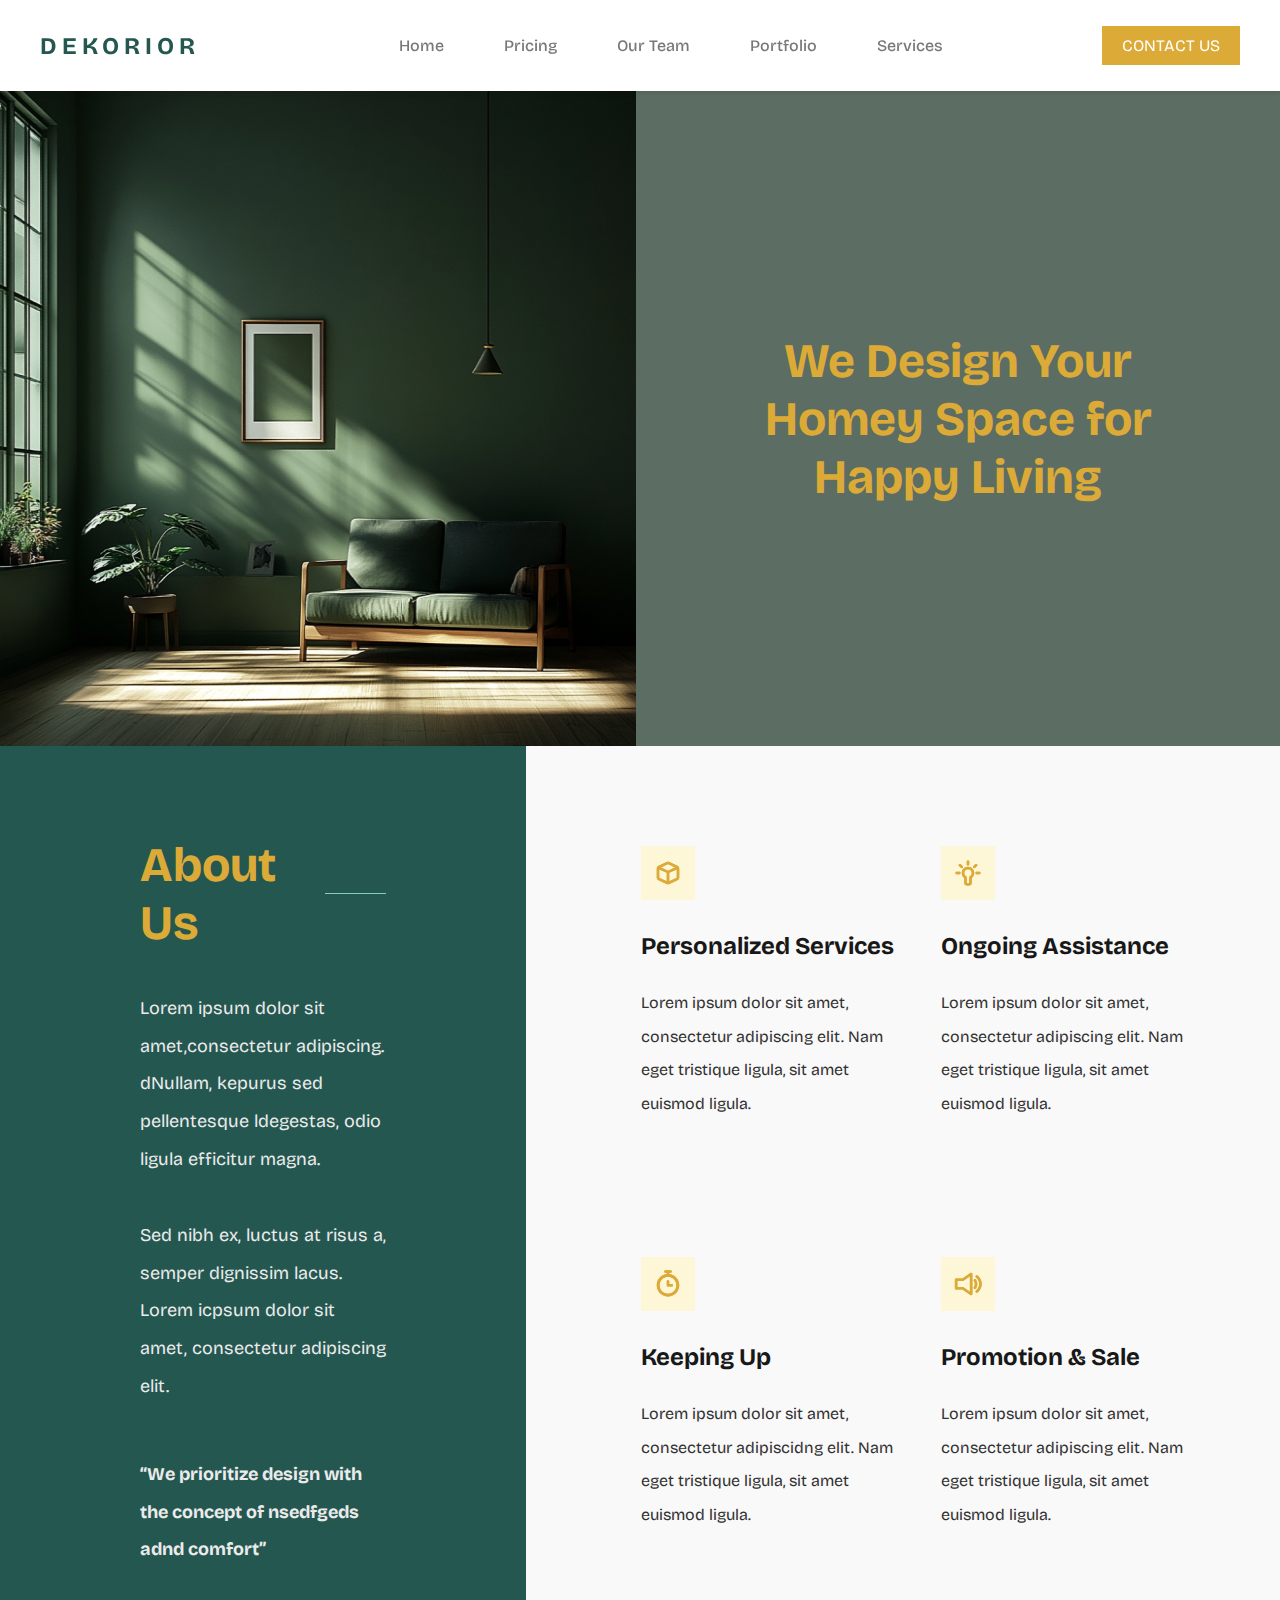
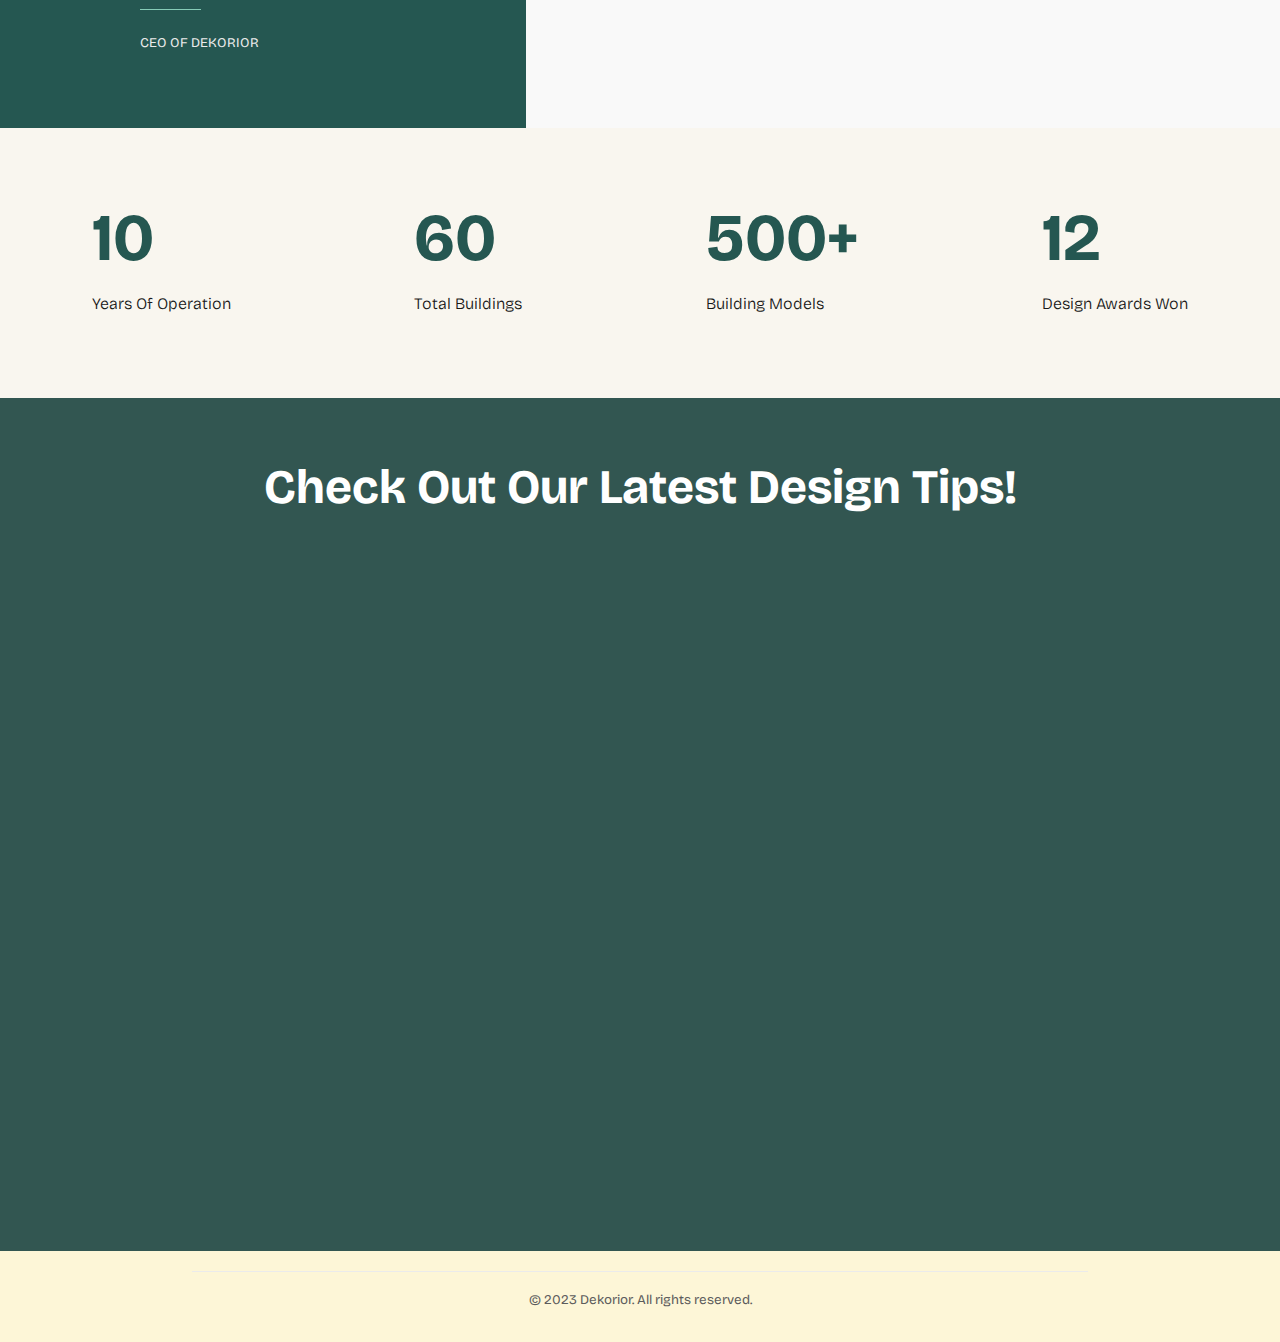
<file: html/index.html>
<!DOCTYPE html>
<html lang="en">
<head>
    <meta charset="UTF-8">
    <meta name="viewport" content="width=device-width, initial-scale=1.0">
    
    <link rel="preconnect" href="https://fonts.googleapis.com">
    <link rel="preconnect" href="https://fonts.gstatic.com" crossorigin>
    <link href="https://fonts.googleapis.com/css2?family=Bricolage+Grotesque:opsz,wght@12..96,200..800&display=swap" rel="stylesheet">
    
    <link rel="stylesheet" href="../css/style.css">

    <title>Dekorior</title>

</head>
<body>
    <header class="header">
        <nav class="navbar">
            <div class="logo">DEKORIOR</div>
            <ul class="nav-links">
                <li><a href="../html/index.html" class="active">Home</a></li>
                <li><a href="../html/error.html">Pricing</a></li>
                <li><a href="../html/our-team.html">Our Team</a></li>
                <li><a href="../html/portfolio.html">Portfolio</a></li>
                <li><a href="../html/error.html">Services</a></li>
            </ul>
            <a href="../html/contact.html" class="contact-button">CONTACT US</a>
        </nav>
        
    </header>

    <section class="hero-section home-hero">
        <div class="hero-content">
            <img src="../assets/header-image-home.jpg" alt="Hero Image" class="hero-image">
            <div class="hero-text">
                <h1>We Design Your <span class="highlight">Homey Space</span> for Happy Living</h1>
            </div>
        </div>
    </section>    
    

    <section class="about-section">
        <div class="about-left">
            <h2>About Us<div class="title-line"></div></h2>
            <p>Lorem ipsum dolor sit amet,consectetur adipiscing. dNullam, kepurus sed pellentesque ldegestas, odio ligula efficitur magna.</p>
            <p>Sed nibh ex, luctus at risus a, semper dignissim lacus. Lorem icpsum dolor sit amet, consectetur adipiscing elit.</p>
            <blockquote>“We prioritize design with the concept of nsedfgeds adnd comfort”</blockquote>
            <div style="display: flex; flex-direction: column; align-items: flex-start;">
                <div class="ceo-line"></div>
                <p class="ceo">CEO of Dekorior</p>
            </div>
        </div>
        <div class="about-right">
            <div class="about-feature">
                <img src="../assets/icon1.svg" alt="Icon 1">
                <h4>Personalized Services</h4>
                <p>Lorem ipsum dolor sit amet, consectetur adipiscing elit. Nam eget tristique ligula, sit amet euismod ligula. </p>
            </div>
            <div class="about-feature">
                <img src="../assets/icon2.svg" alt="Icon 2">
                <h4>Ongoing Assistance</h4>
                <p>Lorem ipsum dolor sit amet, consectetur adipiscing elit. Nam eget tristique ligula, sit amet euismod ligula. </p>
            </div>
            <div class="about-feature">
                <img src="../assets/icon3.svg" alt="Icon 3">
                <h4>Keeping Up</h4>
                <p>Lorem ipsum dolor sit amet, consectetur adipiscidng elit. Nam eget tristique ligula, sit amet euismod ligula. </p>
            </div>
            <div class="about-feature">
                <img src="../assets/icon4.svg" alt="Icon 4">
                <h4>Promotion & Sale</h4>
                <p>Lorem ipsum dolor sit amet, consectetur adipiscing elit. Nam eget tristique ligula, sit amet euismod ligula. </p>
            </div>
        </div>
    </section>

    <section class="facts-section">
        <div class="facts">
            <div class="fact">
                <h3>10</h3>
                <p>Years Of Operation</p>
            </div>
            <div class="fact">
                <h3>60</h3>
                <p>Total Buildings</p>
            </div>
            <div class="fact">
                <h3>500+</h3>
                <p>Building Models</p>
            </div>
            <div class="fact">
                <h3>12</h3>
                <p>Design Awards Won</p>
            </div>
        </div>
    </section>
    
    <section class="video-section">
        <h3>Check Out Our Latest Design Tips!</h3>
        <iframe width="1200" height="675" src="https://www.youtube.com/embed/sVi2pdF1aIc" frameborder="0" allow="accelerometer; autoplay; clipboard-write; encrypted-media; gyroscope; picture-in-picture" allowfullscreen></iframe>
    </section>
    
    <footer class="footer">
        <div class="line"></div> <!-- Line above the footer text -->
        <div class="footer-content">
            <p>© 2023 Dekorior. All rights reserved.</p>
        </div>
    </footer>
    
    <script src="../javascript/script.js"></script>

</body>
</html>
</file>
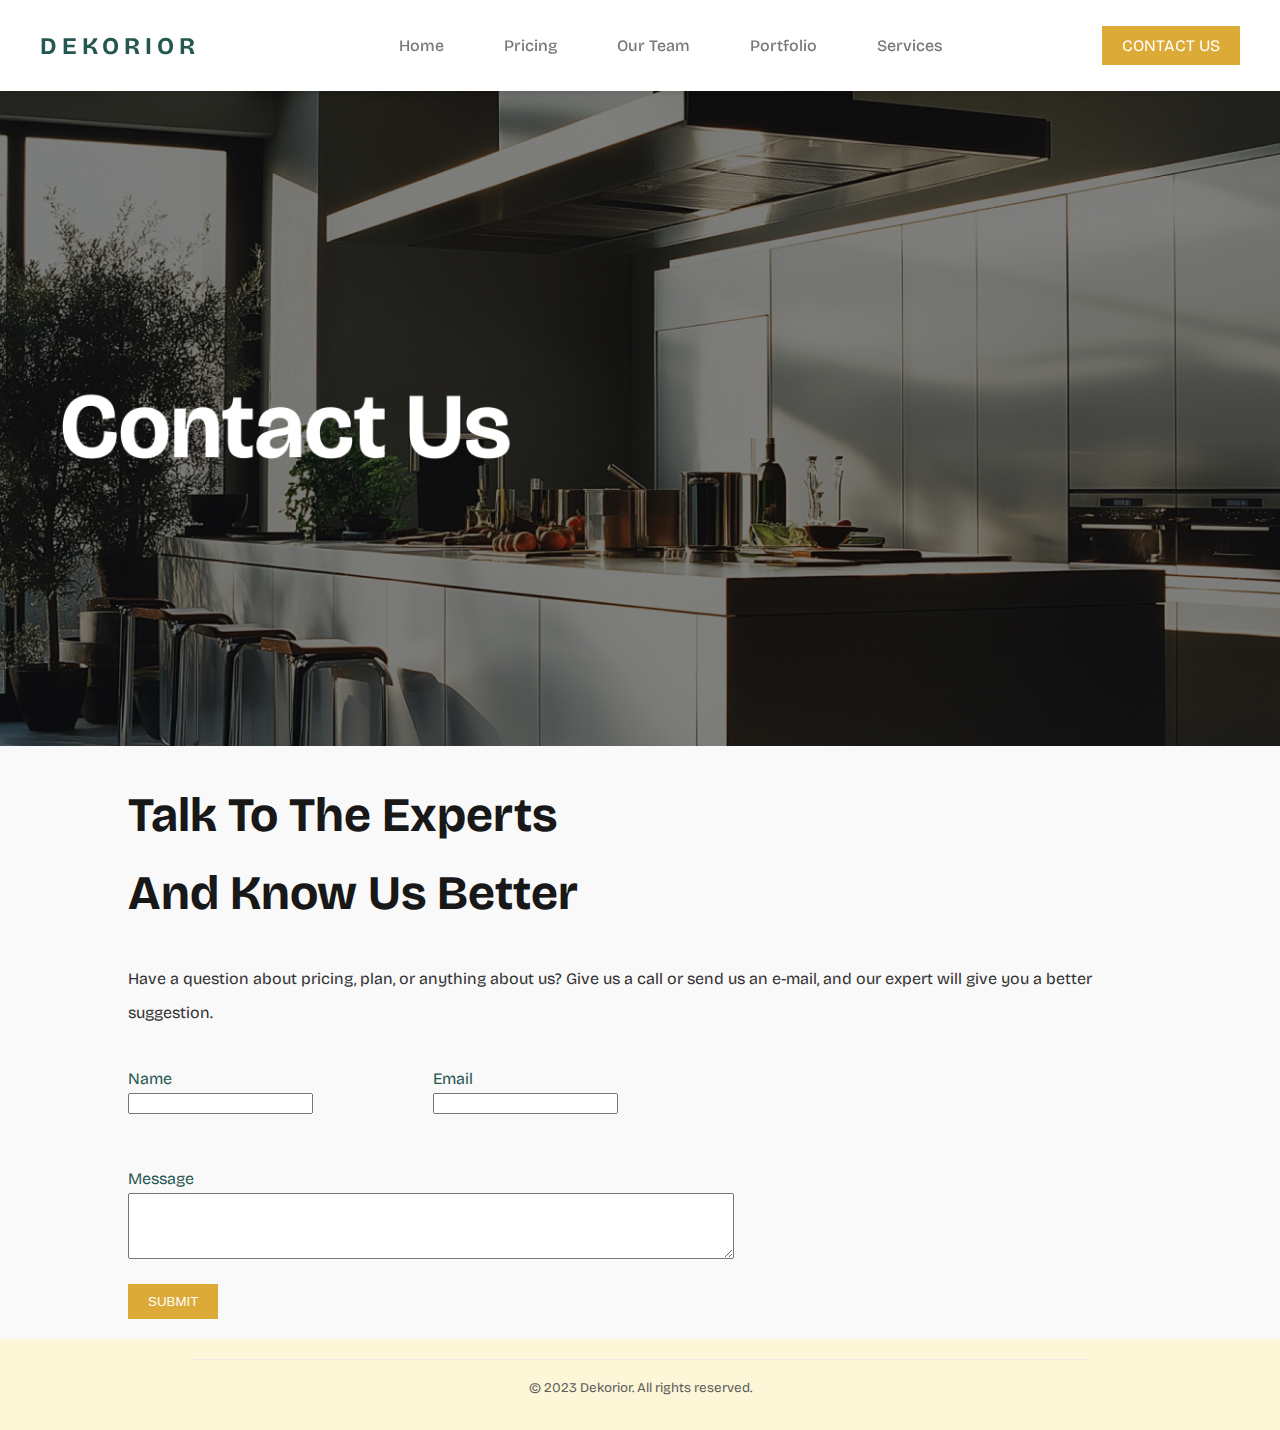
<file: html/contact.html>
<!DOCTYPE html>
<html lang="en">
<head>
    <meta charset="UTF-8">
    <meta name="viewport" content="width=device-width, initial-scale=1.0">
    <link rel="preconnect" href="https://fonts.googleapis.com">
    <link rel="preconnect" href="https://fonts.gstatic.com" crossorigin>
    <link href="https://fonts.googleapis.com/css2?family=Bricolage+Grotesque:opsz,wght@12..96,200..800&display=swap" rel="stylesheet">
    <link rel="stylesheet" href="../css/style.css">
    <title>Dekorior | Contact Us</title>
</head>
<body>
    <header class="header">
        <nav class="navbar">
            <div class="logo">DEKORIOR</div>
            <ul class="nav-links">
                <li><a href="../html/index.html">Home</a></li>
                <li><a href="../html/error.html">Pricing</a></li>
                <li><a href="../html/our-team.html">Our Team</a></li>
                <li><a href="../html/portfolio.html">Portfolio</a></li>
                <li><a href="../html/error.html">Services</a></li>
            </ul>
            <a href="../html/contact.html" class="contact-button">CONTACT US</a>
        </nav>
    </header>
    <section class="hero-section team-hero">
        <img src="../assets/header-image-contact.jpg" alt="Contact Us" class="hero-image">
    </section>
    <section class="team-section">
        <div class="team-content">
            <h2>Talk To The Experts</h2>
            <h2 class="contact">And Know Us Better</h2>
            <p>Have a question about pricing, plan, or anything about us? Give us a call or send us an e-mail, and our expert will give you a better suggestion.</p>

            <!-- Contact Form -->
            <form id="contact-form">
                <div class="contact-grid">
                    <div class="contact">
                        <label for="name">Name</label>
                        <input type="text" id="name" name="name" required>
                    </div>
                    <div class="contact">
                        <label for="email">Email</label>
                        <input type="email" id="email" name="email" required>
                    </div>
                </div>
                <div class="contact">
                    <label for="message">Message</label>
                    <textarea id="message" name="message" rows="4" required></textarea>
                </div>
                <button type="submit" class="submit-button">SUBMIT</button>
            </form>
        </div>
    </section>
    <footer class="footer">
        <div class="line"></div> <!-- Line above the footer text -->
        <div class="footer-content">
            <p>© 2023 Dekorior. All rights reserved.</p>
        </div>
    </footer>
    <script src="../javascript/script.js"></script>
</body>
</html>
</file>
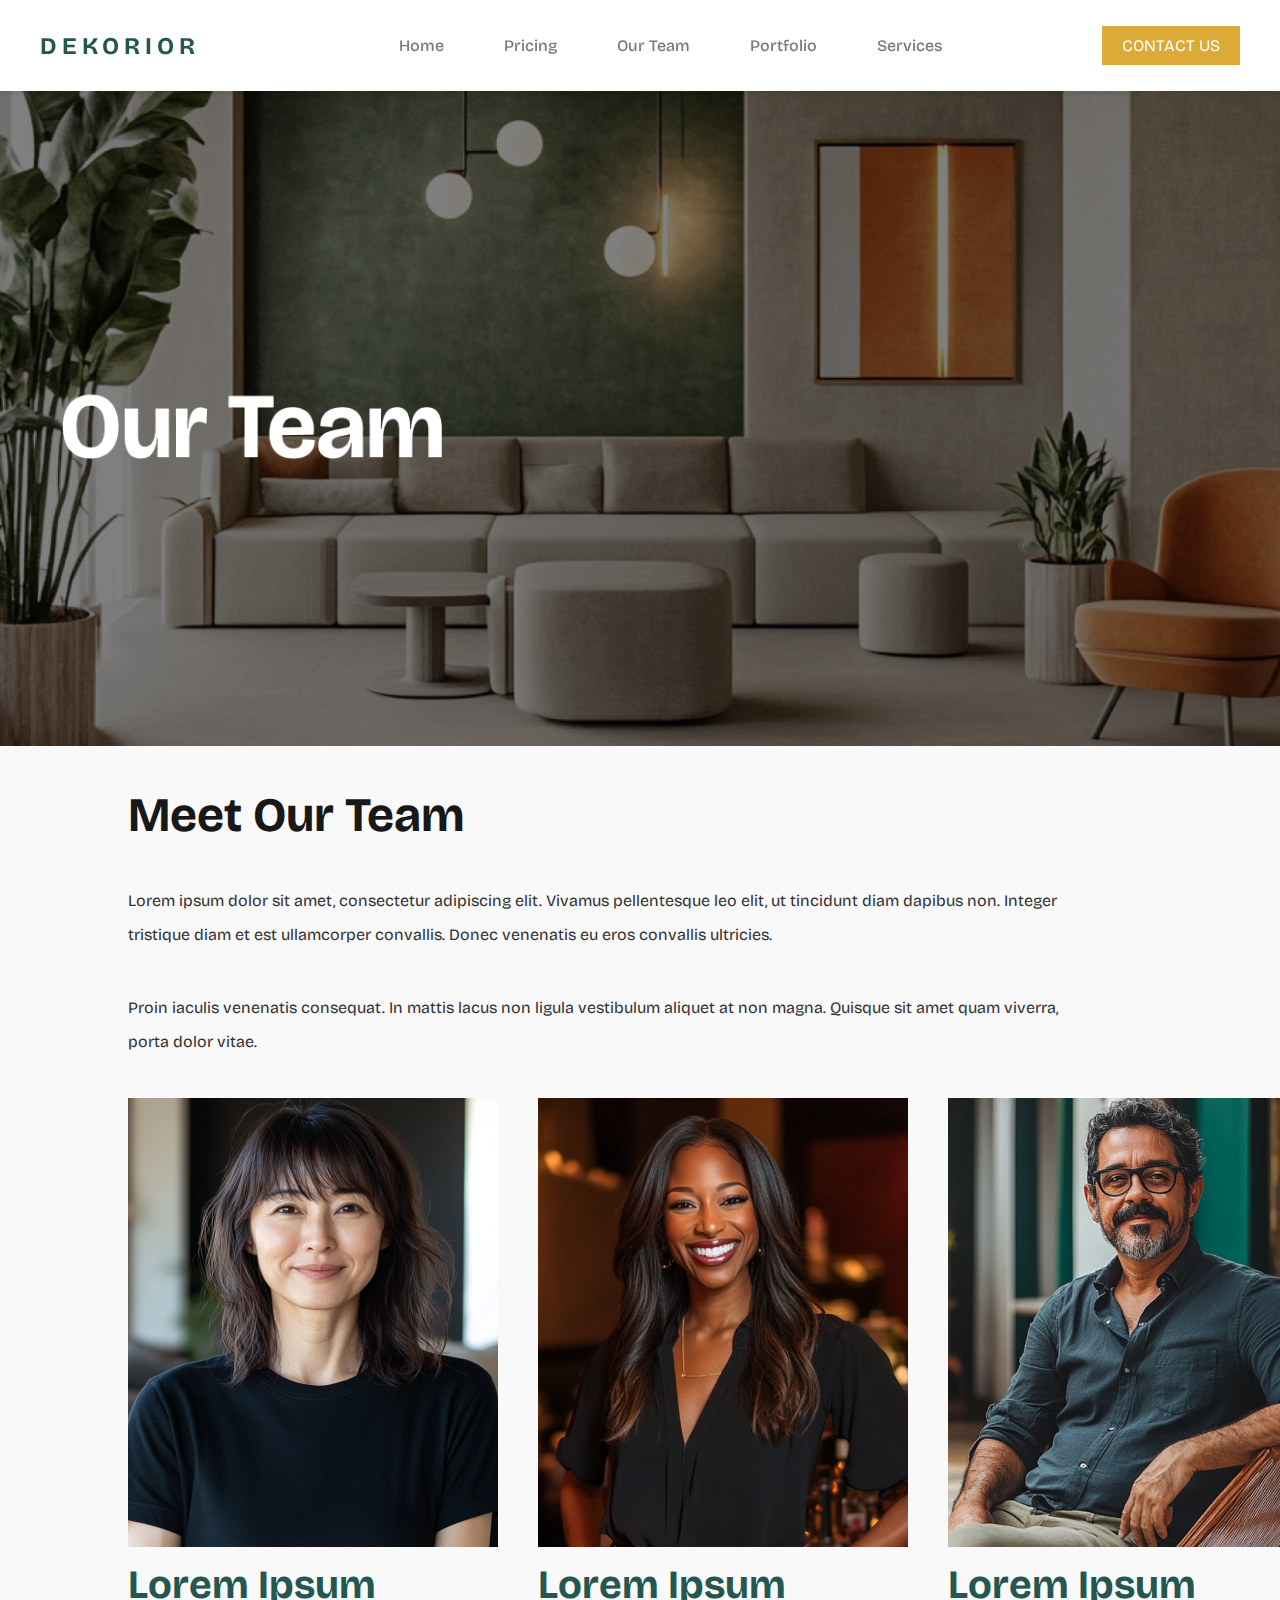
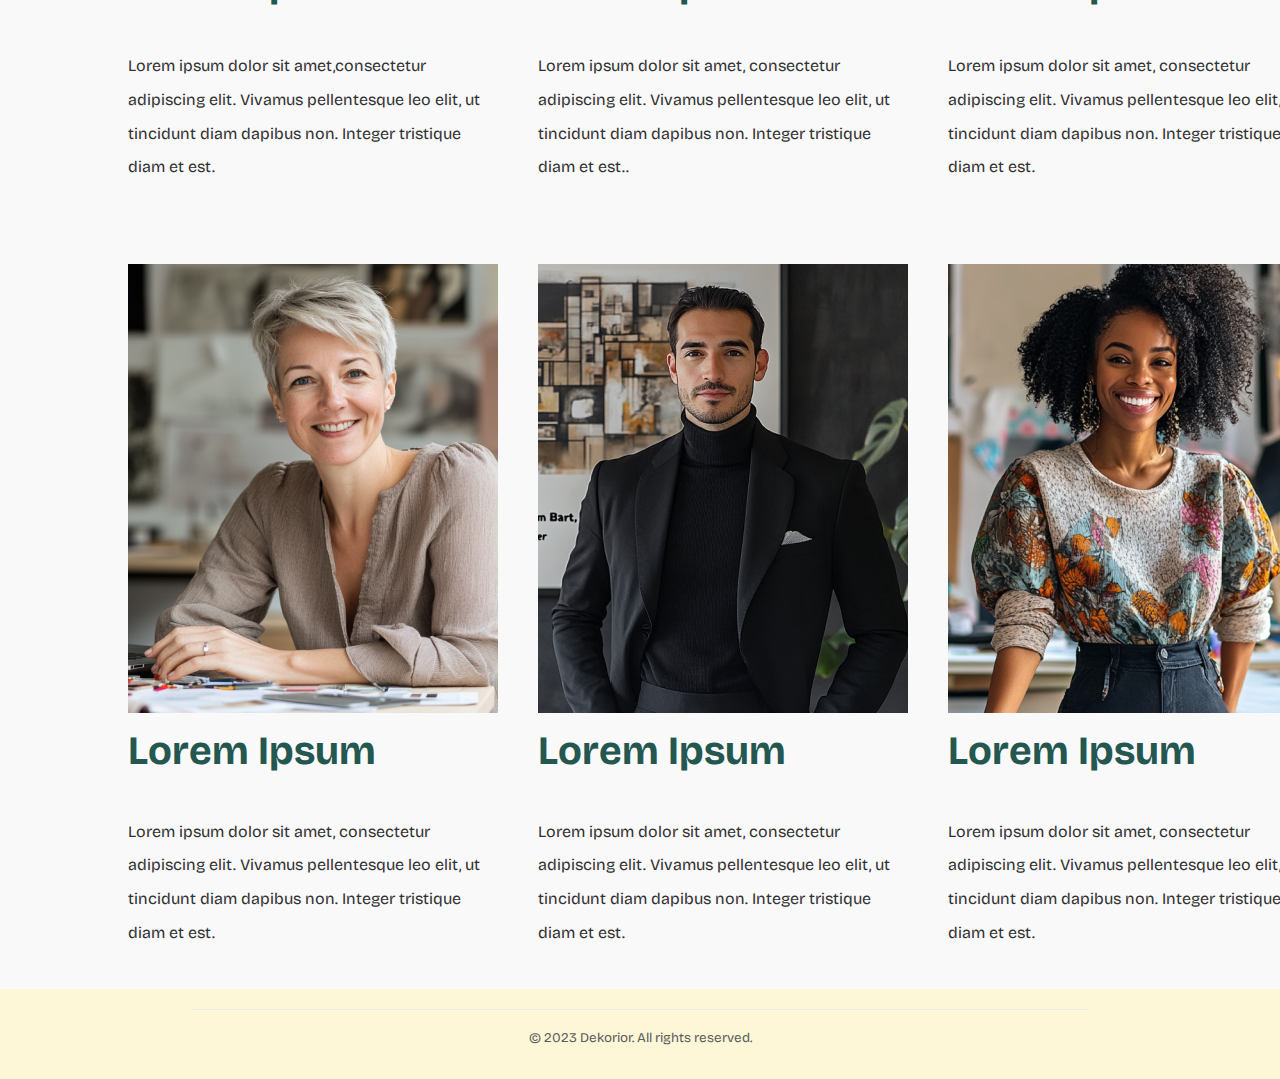
<file: html/our-team.html>
<!DOCTYPE html>
<html lang="en">
<head>
    <meta charset="UTF-8">
    <meta name="viewport" content="width=device-width, initial-scale=1.0">
    
    <link rel="preconnect" href="https://fonts.googleapis.com">
    <link rel="preconnect" href="https://fonts.gstatic.com" crossorigin>
    <link href="https://fonts.googleapis.com/css2?family=Bricolage+Grotesque:opsz,wght@12..96,200..800&display=swap" rel="stylesheet">
    
    <link rel="stylesheet" href="../css/style.css">

    <title>Dekorior | Our Team</title>
    
</head>
<body>
    <header class="header">
        <nav class="navbar">
            <div class="logo">DEKORIOR</div>
            <ul class="nav-links">
                <li><a href="../html/index.html" >Home</a></li>
                <li><a href="../html/error.html">Pricing</a></li>
                <li><a href="../html/our-team.html" class="active">Our Team</a></li>
                <li><a href="../html/portfolio.html">Portfolio</a></li>
                <li><a href="../html/error.html">Services</a></li>
            </ul>
            <a href="../html/contact.html" class="contact-button">CONTACT US</a>
        </nav>
        
    </header>

   
    <section class="hero-section team-hero">
        <img src="../assets/header-image-our-team.png" alt="Our Team" class="hero-image">
    </section>

    <section class="team-section">
        <div class="team-content">
            <h2>Meet Our Team</h2>
            <p>Lorem ipsum dolor sit amet, consectetur adipiscing elit. Vivamus pellentesque leo elit, ut tincidunt diam dapibus non. Integer tristique diam et est ullamcorper convallis. Donec venenatis eu eros convallis ultricies.</p>
            <p>Proin iaculis venenatis consequat. In mattis lacus non ligula vestibulum aliquet at non magna. Quisque sit amet quam viverra, porta dolor vitae.</p>
            
            <div class="team-grid">
                <div class="team-member">
                    <img src="../assets/team-member-1.png" alt="Team Member">
                    <h3>Lorem Ipsum</h3>
                    <p>Lorem ipsum dolor sit amet,consectetur adipiscing elit. Vivamus pellentesque leo elit, ut tincidunt diam dapibus non. Integer tristique diam et est.</p>
                </div>
                <div class="team-member">
                    <img src="../assets/team-member-2.png" alt="Team Member">
                    <h3>Lorem Ipsum</h3>
                    <p>Lorem ipsum dolor sit amet, consectetur adipiscing elit. Vivamus pellentesque leo elit, ut tincidunt diam dapibus non. Integer tristique diam et est..</p>
                </div>
                <div class="team-member">
                    <img src="../assets/team-member-3.png" alt="Team Member">
                    <h3>Lorem Ipsum</h3>
                    <p>Lorem ipsum dolor sit amet, consectetur adipiscing elit. Vivamus pellentesque leo elit, ut tincidunt diam dapibus non. Integer tristique diam et est.</p>
                </div>
                <div class="team-member">
                    <img src="../assets/team-member-4.png" alt="Team Member">
                    <h3>Lorem Ipsum</h3>
                    <p>Lorem ipsum dolor sit amet, consectetur adipiscing elit. Vivamus pellentesque leo elit, ut tincidunt diam dapibus non. Integer tristique diam et est.</p>
                </div>

                <div class="team-member">
                    <img src="../assets/team-member-5.png" alt="Team Member">
                    <h3>Lorem Ipsum</h3>
                    <p>Lorem ipsum dolor sit amet, consectetur adipiscing elit. Vivamus pellentesque leo elit, ut tincidunt diam dapibus non. Integer tristique diam et est.</p>
                </div>

                <div class="team-member">
                    <img src="../assets/team-member-6.png" alt="Team Member">
                    <h3>Lorem Ipsum</h3>
                    <p>Lorem ipsum dolor sit amet, consectetur adipiscing elit. Vivamus pellentesque leo elit, ut tincidunt diam dapibus non. Integer tristique diam et est.</p>
                </div>
            </div>
        </div>
    </section>

    <footer class="footer">
        <div class="line"></div> <!-- Line above the footer text -->
        <div class="footer-content">
            <p>© 2023 Dekorior. All rights reserved.</p>
        </div>
    </footer>

    <script src="../javascript/script.js"></script>

</body>
</html>
</file>
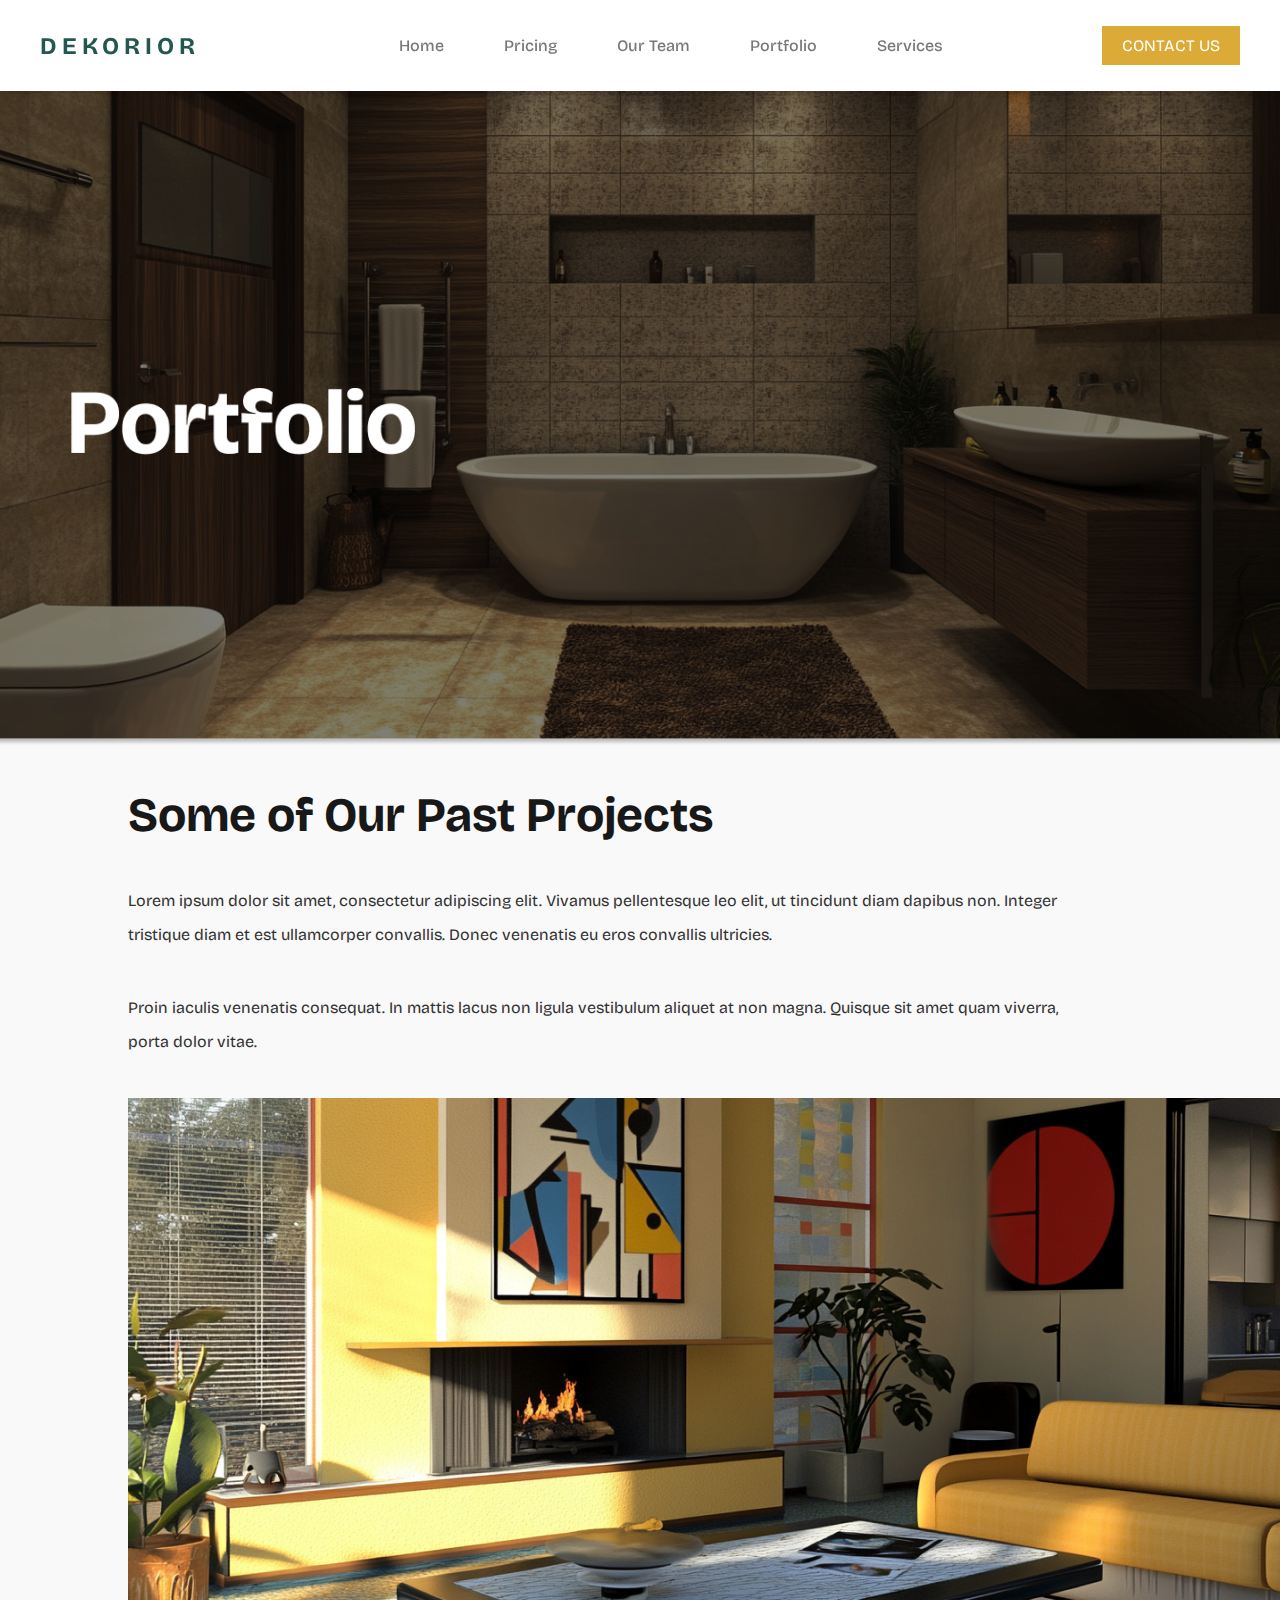
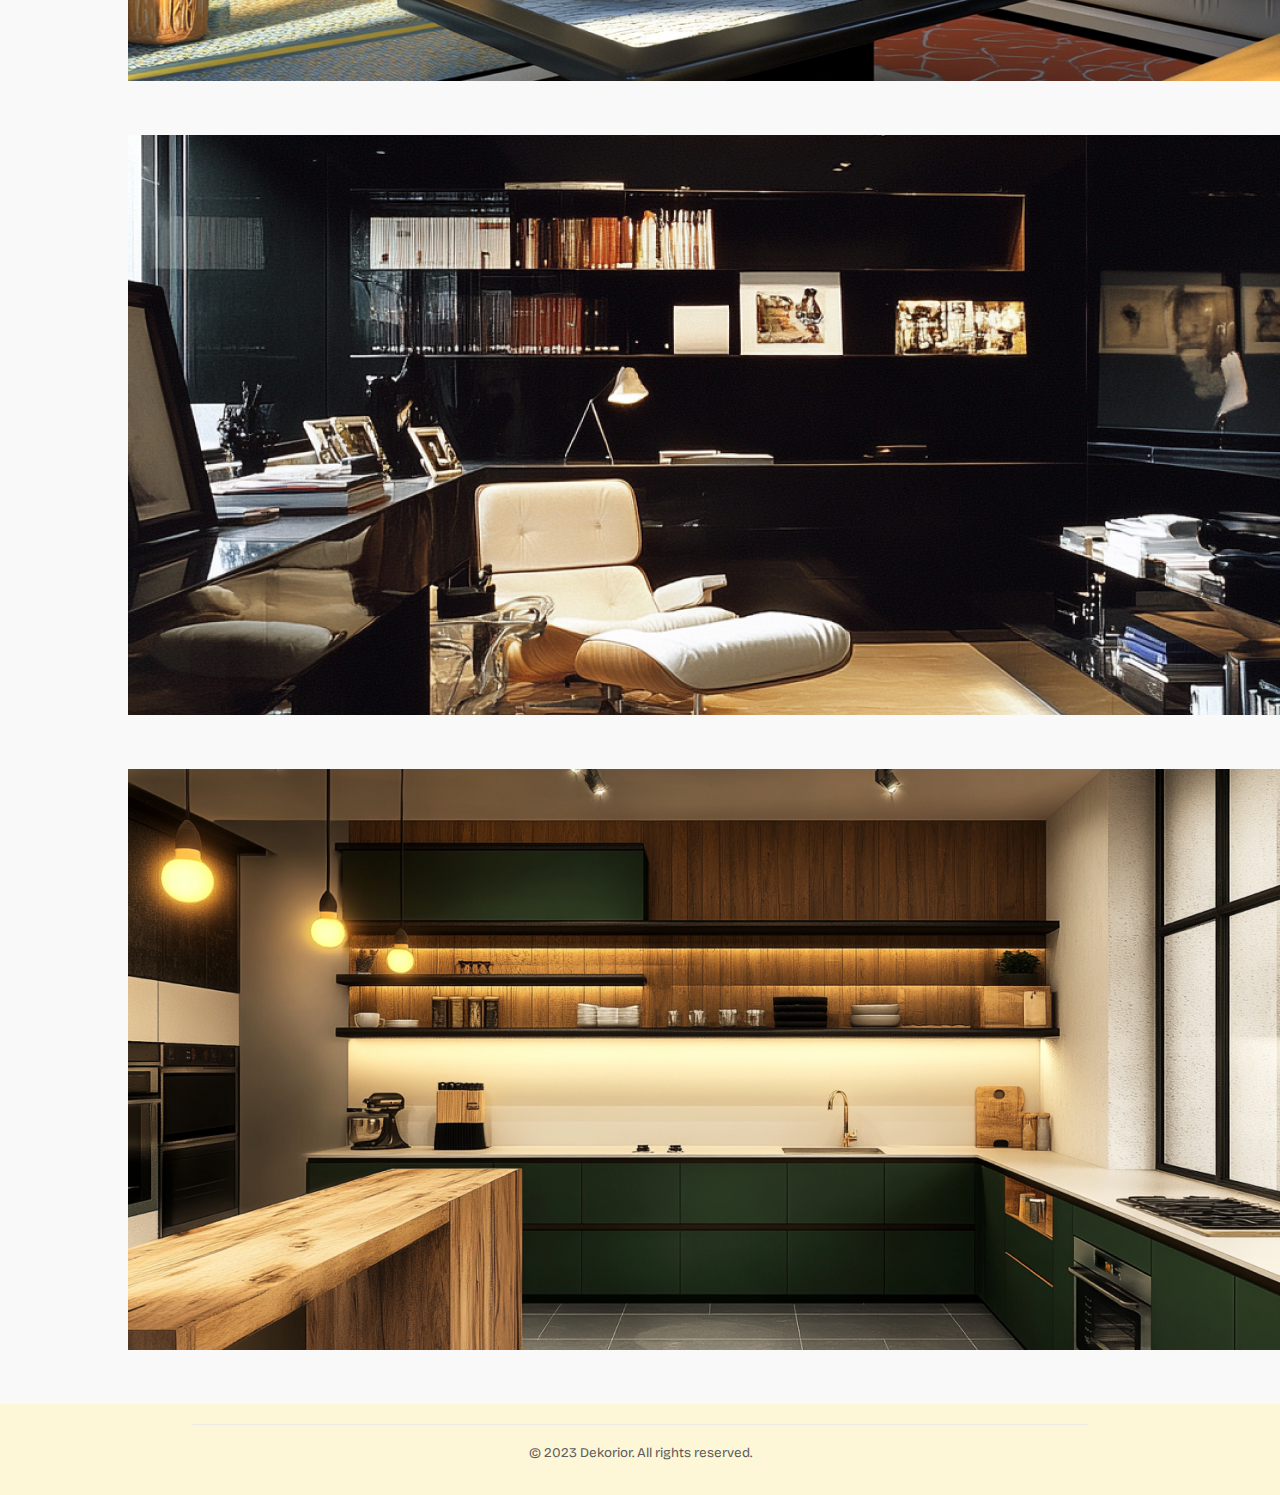
<file: html/portfolio.html>
<!DOCTYPE html>
<html lang="en">
<head>
    <meta charset="UTF-8">
    <meta name="viewport" content="width=device-width, initial-scale=1.0">

    <link rel="preconnect" href="https://fonts.googleapis.com">
    <link rel="preconnect" href="https://fonts.gstatic.com" crossorigin>
    <link href="https://fonts.googleapis.com/css2?family=Bricolage+Grotesque:opsz,wght@12..96,200..800&display=swap" rel="stylesheet">
    
    <link rel="stylesheet" href="../css/style.css">
    
    <title>Dekorior | Portfolio</title>
    
</head>
<body>
    <header class="header">
        <nav class="navbar">
            <div class="logo">DEKORIOR</div>
            <ul class="nav-links">
                <li><a href="../html/index.html" >Home</a></li>
                <li><a href="../html/error.html">Pricing</a></li>
                <li><a href="../html/our-team.html" >Our Team</a></li>
                <li><a href="../html/portfolio.html" class="active">Portfolio</a></li>
                <li><a href="../html/error.html">Services</a></li>
            </ul>
            <a href="../html/contact.html" class="contact-button">CONTACT US</a>
        </nav>
        
    </header>


    <section class="hero-section team-hero">
        <img src="../assets/header-image-portfolio.png" alt="Portfolio" class="hero-image">
    </section>

    <section class="team-section">
        <div class="team-content">
            <h2>Some of Our Past Projects</h2>
            <p>Lorem ipsum dolor sit amet, consectetur adipiscing elit. Vivamus pellentesque leo elit, ut tincidunt diam dapibus non. Integer tristique diam et est ullamcorper convallis. Donec venenatis eu eros convallis ultricies.</p>
            <p>Proin iaculis venenatis consequat. In mattis lacus non ligula vestibulum aliquet at non magna. Quisque sit amet quam viverra, porta dolor vitae.</p>
            
            <img src="../assets/portfolio-image-1.jpg" class="portfolio-image">
            <img src="../assets/portfolio-image-2.png" class="portfolio-image">
            <img src="../assets/portfolio-image-3.png" class="portfolio-image">

            </div>
        </div>
    </section>

    <footer class="footer">
        <div class="line"></div> <!-- Line above the footer text -->
        <div class="footer-content">
            <p>© 2023 Dekorior. All rights reserved.</p>
        </div>
    </footer>

    <script src="../javascript/script.js"></script>
    
</body>
</html>
</file>
<file: css/style.css>
/* HOME CODING */

body {
    font-family: 'Bricolage Grotesque', sans-serif;
    margin: 0;
    padding: 0;
    box-sizing: border-box;
    background-color: #f9f9f9;
    color: #333;
}

.header {
    background-color: #ffffff;
    box-shadow: 0 2px 5px rgba(0, 0, 0, 0.1);
    position: sticky;
    top: 0;
    z-index: 100;
}

.navbar {
    display: flex;
    justify-content: space-between;
    align-items: center;
    padding: 20px;
    max-width: 1200px;
    margin: 0 auto;
}

.logo {
    font-size: 24px;
    font-weight: bold;
    color: #255751;
    letter-spacing: 5px;
}

.nav-links {
    list-style: none;
    display: flex;
    gap: 60px;
}

.nav-links li a {
    text-decoration: none;
    color: #787878;
    font-weight: 500;


}

.contact-button {
    background-color: #DCAA37;
    color: #ffffff;
    padding: 10px 20px;
    text-decoration: none;
    border-radius: 0px;
}

.hero-section {
    height: 655px;
    display: flex;
    margin: 0; /* No margin */
    padding: 0; /* No padding */
}

.hero-content {
    display: flex;
    width: 100%;
    height: 655px;
    margin: 0;
}

.home-hero {
    display: flex;
    align-items: center;
    justify-content: center;
    height: 655px;
    overflow: hidden;
    margin: 0;  /* No margins */
}

.home-hero img {
    width: 636px;
    height: auto;
    display: block;
    margin: 0; /* No margins */
    padding: 0; /* No padding */
}

.hero-text {
    background-color: #5C6D64;
    flex-grow: 1;
    display: flex;
    justify-content: center;
    align-items: center;
    color: #ffffff;
    padding: 100px;
}

.hero-text h1 {
    text-align: center;
    margin: 0;
    font-size: 48px;
    color: #ffffff;
}


.highlight {
    color: #DCAA37;
}


.about-section {
    display: flex;
    width: 100%;
    padding: 0; /* No padding around the section */
    margin: 0;
}

.about-left {
    width: 636px; /* Fixed width to match hero image */
    background-color: #255751;
    justify-content: center;
    padding: 50px 140px; /* Padding for the content inside */
    display: flex; /* Enable flexbox for the section */
    flex-direction: column; /* Stack items vertically */
}

.about-left h2 {
    font-size: 36pt; /* Updated font size */
    color: #DCAA37;
    margin-bottom: 20px; /* Space between title and the line */
    display: flex; /* Enable flexbox for title */
    align-items: center; /* Center align vertically */
}

.title-line {
    width: 80px;
    height: 1px; 
    background-color: #86CCB7; /* Line color */
    margin-left: 30px; /* Space between title and the line */
    flex-grow: 1; /* Make the line grow to fill available space */
}

.about-left p {
    color: #EBEBEB;
    font-size: 18px;
    margin-bottom: 20px;
    line-height: 2.1;
}

.about-left blockquote {
    font-weight: bold;
    font-size: 18px;
    color: #EBEBEB;
    margin: 30px 0;
    line-height: 2.1;
}

.ceo-line {
    width: 61px;
    height: 1px;
    background-color: #86CCB7;
    margin: 10px 0; /* Adjust margin for spacing */
    align-self: flex-start; /* Align the line to the start of the flex container */
}

.about-left .ceo {
    text-transform: uppercase;
    font-size: 10pt;
    color: #EBEBEB;
    margin-top: 10px; /* Space after the line */
}

.about-right {
    display: grid;
    grid-template-columns: 1fr 1fr; /* 2x2 grid */
    grid-gap: 40px;
    justify-content: center; /* Center grid items */
    margin: 100px 115px; /* Margins for grid positioning */
}

.about-feature {
    display: flex;
    width: 260px;
    flex-direction: column;
    align-items: flex-start;
}

.about-feature h4 {
    font-size: 18pt;
    color: #181818;
    margin-bottom: 10px;
}

.about-feature p {
    font-size: 12pt;
    color: #313131;
    line-height: 2.1;
    
}

.facts-section {
    background-color: #F9F6EF;
    height: 230px;
    display: flex;
    justify-content: space-around; /* Space the blocks evenly */
    align-items: center; /* Center the content vertically */
    padding: 20px 0; /* Padding for spacing */
}

.facts {
    display: flex;
    justify-content: space-around; /* Space the blocks evenly */
    width: 100%; /* Full width */
}

.fact {
    text-align: left; /* Center align text */
}

.fact h3 {
    font-size: 50pt; /* Big and bold numbers */
    color: #255751;
    margin: 0; /* Remove default margin */
    font-weight: bold; /* Bold font */
}

.fact p {
    color: #181818; /* Text color */
    font-size: 12pt; /* Font size for the detail */
    font-weight: 300; /* Light font weight */
}


h3 {
    font-size: 36pt;
    color: #ffffff;
    margin: 20px 0; 
}

.video-section {
    display: flex;
    flex-direction: column;
    align-items: center;
    padding-bottom: 40px;
    padding-top: 40px;
    background-color: #325651;
}





/* INTERNAL PAGES CODING */

.team-hero,
.other-page-hero {
    width: 100%; /* Full width for other pages */
    height: 655px; /* Set the height */
    overflow: hidden;
}

.team-hero img,
.other-page-hero img {
    width: 100%; /* Full width */
    height: 100%; /* Full height */
    object-fit: cover; /* Ensure the image covers the entire section */
}


.team-section {
    padding-left: 10%; /* Apply left padding */
}

.team-section h2 {
    color: #181818; /* Set title color */
    font-size: 36pt; /* Increase the size of the title */
    margin-bottom: 20px; /* Space below the title */
    margin-top: 40px;
  
}

.team-content p {
    color: #313131;
    margin-bottom: 40px;
    margin-top: 40px;
    line-height: 2.1;
    max-width: 970px;
}





/* OUR TEAM CODING */

.team-grid {
    display: grid;
    grid-template-columns: repeat(3, 1fr); /* 3 columns */
    max-width: 370px;
    gap: 40px; /* Space between grid items */
    margin-top: 40px; /* Space above the grid */
}

.team-member {
    text-align: left; /* Center align the text */
}

.team-member h3 {
    color: #255751; /* Set title color for team members */
    font-size: 30pt; /* Title size */
    margin: 10px 0; /* Margin for spacing */
}



/* PORTFOLIO CODING */

.portfolio-image {
  margin-bottom: 50px;
}




/* CONTACT US CODING */

.contact-grid {
    display: grid;
    grid-template-columns: 1fr 1fr; /* Two equal columns */
    gap: 5px;
    justify-items: start;
    margin-bottom: 0; /* Reduce margin below grid */
}

.contact {
    display: flex;
    flex-direction: column;
    margin-bottom: 5px; /* Reduce margin between sections */
}

.contact label {
    margin-bottom: 5px; /* Reduce margin for a tighter layout */
}

.contact-button {
    background-color: #DCAA37;
    color: #ffffff;
    padding: 10px 20px;
    text-decoration: none;
    border-radius: 0px;
    border: none; /* Ensure no border for button */
    cursor: pointer; /* Pointer cursor for button */
}

.submit-button {
    background-color: #DCAA37;
    color: #ffffff;
    padding: 10px 20px;
    text-decoration: none;
    border-radius: 0px;
    border: none; /* Ensure no border for button */
    cursor: pointer; /* Pointer cursor for button */
    margin-bottom: 20px; /* Adjust spacing */
    margin-top: 10px;
}

textarea {
    max-width: 600px;
    margin-bottom: 10px;
}


h2.contact {
    color: #181818;
    font-size: 36pt;
    margin: 0;
}

.contact-grid {
    display: grid;
    grid-template-columns: repeat(2, 1fr); /* Two equal columns */
    gap: 10px;
    max-width: 600px;
    justify-items: start;
    margin-bottom: 50px;
}

.contact h3 {
    font-size: 24px;
    font-weight: bold;
    margin-bottom: 5px;
}

.contact-details p {
    display: flex;
    align-items: flex-start;
    font-size: 20px;
    color: #333;
    margin: 25px 0;
    line-height: 1;
}

.contact-details img {
    margin-right: 20px;
    width: 7%;
    height: auto;
}

@media (max-width: 768px) {
    .contact-grid {
        grid-template-columns: 1fr; /* Stack the info on smaller screens */
    }
}




/* UNDER CONSTRUCTION PAGE CODING */

.under-construction {
    background-color: #255751;
    color: white;
    height: 80vh;
    display: flex;
    justify-content: center;
    align-items: center;
    text-align: center;
}

.content {
    max-width: 1000px; /* Optional max-width for better readability */
}

.uc-heading {
    font-size: 90px;
    margin-bottom: 20px; 
}

.uc-message {
    font-size: 18px;
    margin-top: 10px;
    margin-bottom: 40px;
    line-height: 1.5;

}




/* GENERIC CODING */

.line {
    width: 70%;
    height: 1px;
    background-color: #EBEBEB;
    margin: 0 auto 20px;
}

.footer {
    background-color: #FDF6D7;
    padding: 20px 0;
    text-align: center;
}

.footer-content {
    max-width: 1200px;
    margin: 0 auto;
    color: #5C5C5C;
    font-size: 10pt;
}
</file>
